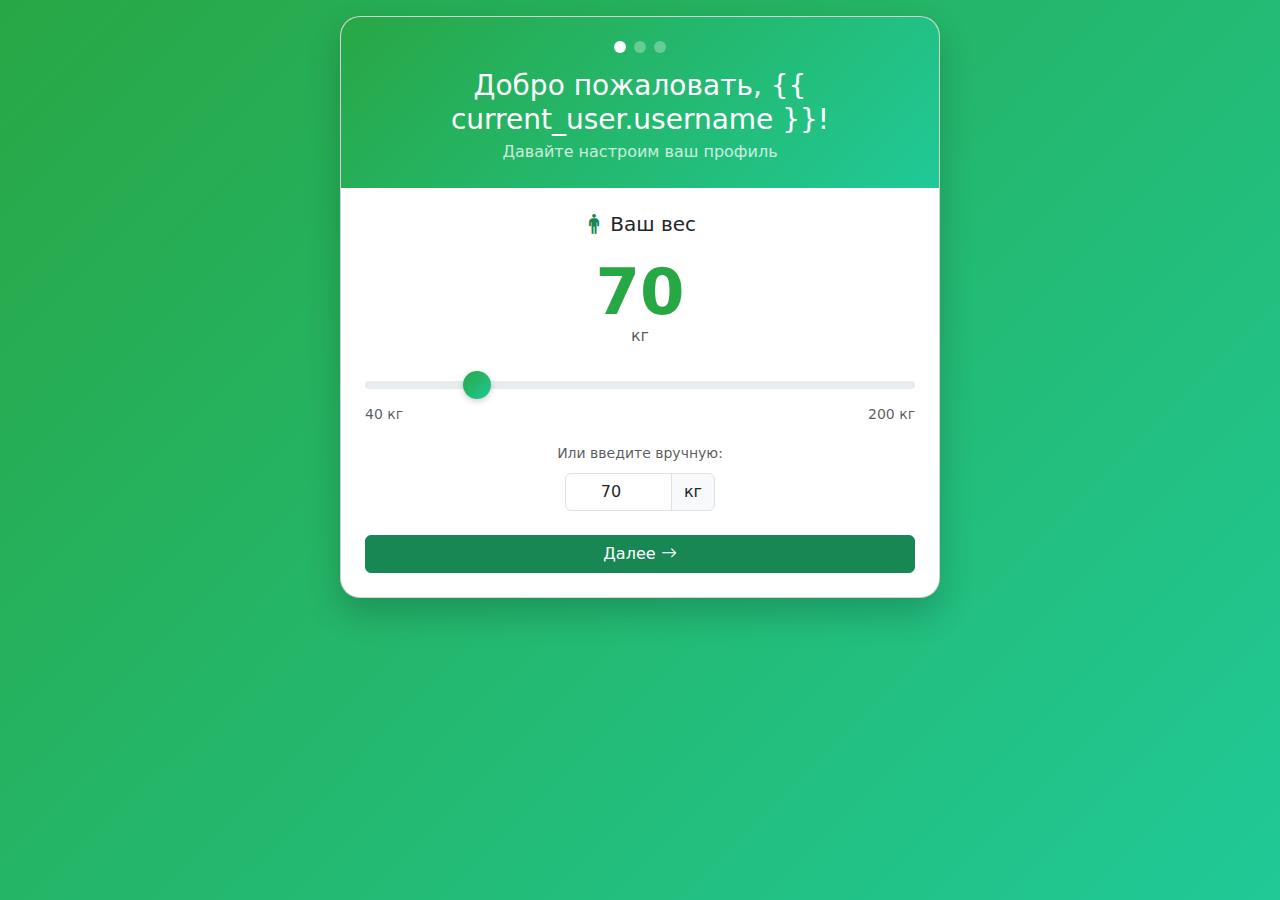
<file: setup.html>
<!-- templates/auth/setup.html -->
<!DOCTYPE html>
<html lang="ru">
<head>
    <meta charset="UTF-8">
    <meta name="viewport" content="width=device-width, initial-scale=1.0, maximum-scale=1.0, user-scalable=no">
    <meta name="theme-color" content="#28a745">
    <title>Настройка - Дневник питания</title>
    <link href="https://cdn.jsdelivr.net/npm/bootstrap@5.3.0/dist/css/bootstrap.min.css" rel="stylesheet">
    <link href="https://cdn.jsdelivr.net/npm/bootstrap-icons@1.10.0/font/bootstrap-icons.css" rel="stylesheet">
    <style>
        body {
            background: linear-gradient(135deg, #28a745 0%, #20c997 100%);
            min-height: 100vh;
            padding: 1rem;
        }
        .setup-card {
            max-width: 600px;
            margin: 0 auto;
            border-radius: 20px;
            box-shadow: 0 15px 35px rgba(0,0,0,0.2);
            overflow: hidden;
        }
        .setup-header {
            background: linear-gradient(135deg, #28a745 0%, #20c997 100%);
            padding: 1.5rem;
            text-align: center;
            color: white;
        }
        .step-indicator {
            display: flex;
            justify-content: center;
            gap: 0.5rem;
            margin-bottom: 1rem;
        }
        .step-dot {
            width: 12px;
            height: 12px;
            border-radius: 50%;
            background: rgba(255,255,255,0.3);
        }
        .step-dot.active {
            background: white;
        }
        .weight-display {
            font-size: 4rem;
            font-weight: bold;
            color: #28a745;
            line-height: 1;
        }
        .weight-slider {
            width: 100%;
            height: 8px;
            -webkit-appearance: none;
            background: #e9ecef;
            border-radius: 4px;
            outline: none;
        }
        .weight-slider::-webkit-slider-thumb {
            -webkit-appearance: none;
            width: 28px;
            height: 28px;
            background: linear-gradient(135deg, #28a745 0%, #20c997 100%);
            border-radius: 50%;
            cursor: pointer;
            box-shadow: 0 2px 6px rgba(0,0,0,0.2);
        }
        .activity-card {
            border: 2px solid #e9ecef;
            border-radius: 12px;
            padding: 1rem;
            cursor: pointer;
            transition: all 0.2s;
            text-align: center;
        }
        .activity-card:hover {
            border-color: #28a745;
        }
        .activity-card.selected {
            border-color: #28a745;
            background: rgba(40, 167, 69, 0.1);
        }
        .activity-card input {
            display: none;
        }
        .macro-input {
            text-align: center;
            font-size: 1.3rem;
            font-weight: bold;
            border: 2px solid #e9ecef;
            border-radius: 10px;
        }
        .macro-input:focus {
            border-color: #28a745;
        }
        .calories-display {
            background: linear-gradient(135deg, #28a745 0%, #20c997 100%);
            color: white;
            border-radius: 15px;
            padding: 1.5rem;
            text-align: center;
        }
        .calories-value {
            font-size: 3rem;
            font-weight: bold;
            line-height: 1;
        }
        .btn-start {
            background: linear-gradient(135deg, #28a745 0%, #20c997 100%);
            border: none;
            padding: 1rem 2rem;
            font-size: 1.1rem;
            border-radius: 50px;
        }
        .recommended-badge {
            background: #ffc107;
            color: #000;
            font-size: 0.7rem;
            padding: 0.2rem 0.5rem;
            border-radius: 10px;
            margin-left: 0.5rem;
        }
    </style>
</head>
<body>
    <div class="card setup-card">
        <div class="setup-header">
            <div class="step-indicator">
                <div class="step-dot active"></div>
                <div class="step-dot" id="step2dot"></div>
                <div class="step-dot" id="step3dot"></div>
            </div>
            <h3 class="mb-1">Добро пожаловать, {{ current_user.username }}!</h3>
            <p class="mb-0 opacity-75">Давайте настроим ваш профиль</p>
        </div>

        <div class="card-body p-4">
            <form method="POST" id="setupForm">
                <!-- Шаг 1: Вес -->
                <div id="step1">
                    <h5 class="text-center mb-4">
                        <i class="bi bi-person-standing text-success"></i> Ваш вес
                    </h5>

                    <div class="text-center mb-4">
                        <div class="weight-display" id="weightDisplay">70</div>
                        <div class="text-muted">кг</div>
                    </div>

                    <input type="range" class="weight-slider" id="weightSlider" name="weight"
                           min="40" max="200" value="70" step="0.5">

                    <div class="d-flex justify-content-between text-muted small mt-2">
                        <span>40 кг</span>
                        <span>200 кг</span>
                    </div>

                    <div class="text-center mt-3">
                        <small class="text-muted">Или введите вручную:</small>
                        <div class="input-group mx-auto mt-2" style="max-width: 150px;">
                            <input type="number" class="form-control text-center" id="weightInput"
                                   value="70" min="40" max="200" step="0.5">
                            <span class="input-group-text">кг</span>
                        </div>
                    </div>

                    <button type="button" class="btn btn-success w-100 mt-4" onclick="goToStep(2)">
                        Далее <i class="bi bi-arrow-right"></i>
                    </button>
                </div>

                <!-- Шаг 2: Активность -->
                <div id="step2" style="display: none;">
                    <h5 class="text-center mb-4">
                        <i class="bi bi-activity text-success"></i> Уровень активности
                    </h5>

                    <div class="row g-3 mb-4">
                        <div class="col-6">
                            <label class="activity-card w-100">
                                <input type="radio" name="activity" value="low">
                                <div class="fs-2 mb-2">🧘</div>
                                <div class="fw-bold">Низкий</div>
                                <small class="text-muted">Сидячая работа</small>
                            </label>
                        </div>
                        <div class="col-6">
                            <label class="activity-card w-100 selected">
                                <input type="radio" name="activity" value="moderate" checked>
                                <div class="fs-2 mb-2">🚶</div>
                                <div class="fw-bold">Средний</div>
                                <small class="text-muted">1-3 тренировки/нед</small>
                            </label>
                        </div>
                        <div class="col-6">
                            <label class="activity-card w-100">
                                <input type="radio" name="activity" value="high">
                                <div class="fs-2 mb-2">🏃</div>
                                <div class="fw-bold">Высокий</div>
                                <small class="text-muted">4-5 тренировок/нед</small>
                            </label>
                        </div>
                        <div class="col-6">
                            <label class="activity-card w-100">
                                <input type="radio" name="activity" value="athlete">
                                <div class="fs-2 mb-2">🏋️</div>
                                <div class="fw-bold">Атлет</div>
                                <small class="text-muted">6+ тренировок/нед</small>
                            </label>
                        </div>
                    </div>

                    <div class="d-flex gap-2">
                        <button type="button" class="btn btn-outline-secondary" onclick="goToStep(1)">
                            <i class="bi bi-arrow-left"></i> Назад
                        </button>
                        <button type="button" class="btn btn-success flex-grow-1" onclick="goToStep(3)">
                            Далее <i class="bi bi-arrow-right"></i>
                        </button>
                    </div>
                </div>

                <!-- Шаг 3: БЖУ -->
                <div id="step3" style="display: none;">
                    <h5 class="text-center mb-3">
                        <i class="bi bi-sliders text-success"></i> Ваша норма БЖУ
                    </h5>

                    <!-- Переключатель -->
                    <div class="btn-group w-100 mb-4" role="group">
                        <input type="radio" class="btn-check" name="use_calculated" id="useCalc" value="true" checked>
                        <label class="btn btn-outline-success" for="useCalc">
                            <i class="bi bi-magic"></i> Рассчитать
                        </label>
                        <input type="radio" class="btn-check" name="use_calculated" id="useManual" value="false">
                        <label class="btn btn-outline-success" for="useManual">
                            <i class="bi bi-pencil"></i> Вручную
                        </label>
                    </div>

                    <!-- Рассчитанные значения -->
                    <div id="calculatedSection">
                        <div class="alert alert-success">
                            <i class="bi bi-lightbulb"></i>
                            Рекомендуемые значения на основе вашего веса (<span id="summaryWeight">70</span> кг)
                            и уровня активности:
                        </div>

                        <div class="row g-3 mb-3">
                            <div class="col-4 text-center">
                                <div class="text-danger fs-3 fw-bold" id="recProtein">105</div>
                                <small class="text-muted">Белки (г)</small>
                                <div class="text-muted small" id="proteinPerKg">1.5 г/кг</div>
                            </div>
                            <div class="col-4 text-center">
                                <div class="text-warning fs-3 fw-bold" id="recFat">70</div>
                                <small class="text-muted">Жиры (г)</small>
                                <div class="text-muted small" id="fatPerKg">1.0 г/кг</div>
                            </div>
                            <div class="col-4 text-center">
                                <div class="text-primary fs-3 fw-bold" id="recCarbs">280</div>
                                <small class="text-muted">Углеводы (г)</small>
                                <div class="text-muted small" id="carbsPerKg">4.0 г/кг</div>
                            </div>
                        </div>
                    </div>

                    <!-- Ручной ввод -->
                    <div id="manualSection" style="display: none;">
                        <div class="row g-3 mb-3">
                            <div class="col-4">
                                <label class="form-label text-center w-100">
                                    <span class="text-danger">●</span> Белки
                                </label>
                                <input type="number" name="protein" id="manualProtein"
                                       class="form-control macro-input text-danger" value="105">
                            </div>
                            <div class="col-4">
                                <label class="form-label text-center w-100">
                                    <span class="text-warning">●</span> Жиры
                                </label>
                                <input type="number" name="fat" id="manualFat"
                                       class="form-control macro-input text-warning" value="70">
                            </div>
                            <div class="col-4">
                                <label class="form-label text-center w-100">
                                    <span class="text-primary">●</span> Углеводы
                                </label>
                                <input type="number" name="carbs" id="manualCarbs"
                                       class="form-control macro-input text-primary" value="280">
                            </div>
                        </div>
                    </div>

                    <!-- Формула -->
                    <div class="text-center text-muted small mb-3">
                        <i class="bi bi-calculator"></i>
                        Калории = (Б × 4) + (Ж × 9) + (У × 4)
                    </div>

                    <!-- Итоговые калории -->
                    <div class="calories-display mb-4">
                        <div class="small opacity-75">Ваша дневная норма:</div>
                        <div class="calories-value" id="totalCalories">2150</div>
                        <div class="small opacity-75">ккал / день</div>
                    </div>

                    <div class="d-flex gap-2">
                        <button type="button" class="btn btn-outline-secondary" onclick="goToStep(2)">
                            <i class="bi bi-arrow-left"></i> Назад
                        </button>
                        <button type="submit" class="btn btn-start btn-success flex-grow-1 text-white">
                            <i class="bi bi-check-lg me-2"></i>Начать!
                        </button>
                    </div>
                </div>
            </form>
        </div>
    </div>

    <script>
        // Коэффициенты для расчёта
        const activityMultipliers = {
            'low': { protein: 1.2, fat: 0.8, carbs: 3 },
            'moderate': { protein: 1.5, fat: 1.0, carbs: 4 },
            'high': { protein: 1.8, fat: 1.0, carbs: 5 },
            'athlete': { protein: 2.2, fat: 1.2, carbs: 6 }
        };

        let currentWeight = 70;
        let currentActivity = 'moderate';

        // Синхронизация слайдера и инпута веса
        const weightSlider = document.getElementById('weightSlider');
        const weightInput = document.getElementById('weightInput');
        const weightDisplay = document.getElementById('weightDisplay');

        function updateWeight(value) {
            currentWeight = parseFloat(value);
            weightSlider.value = value;
            weightInput.value = value;
            weightDisplay.textContent = value;
            updateRecommendations();
        }

        weightSlider.addEventListener('input', (e) => updateWeight(e.target.value));
        weightInput.addEventListener('input', (e) => updateWeight(e.target.value));

        // Выбор активности
        document.querySelectorAll('.activity-card').forEach(card => {
            card.addEventListener('click', function() {
                document.querySelectorAll('.activity-card').forEach(c => c.classList.remove('selected'));
                this.classList.add('selected');
                currentActivity = this.querySelector('input').value;
                updateRecommendations();
            });
        });

        // Переключение ручной/авто
        document.getElementById('useCalc').addEventListener('change', function() {
            document.getElementById('calculatedSection').style.display = 'block';
            document.getElementById('manualSection').style.display = 'none';
            updateCalories();
        });

        document.getElementById('useManual').addEventListener('change', function() {
            document.getElementById('calculatedSection').style.display = 'none';
            document.getElementById('manualSection').style.display = 'block';
            // Копируем рассчитанные значения в ручной ввод
            document.getElementById('manualProtein').value = document.getElementById('recProtein').textContent;
            document.getElementById('manualFat').value = document.getElementById('recFat').textContent;
            document.getElementById('manualCarbs').value = document.getElementById('recCarbs').textContent;
            updateCalories();
        });

        // Ручной ввод БЖУ
        ['manualProtein', 'manualFat', 'manualCarbs'].forEach(id => {
            document.getElementById(id).addEventListener('input', updateCalories);
        });

        // Обновление рекомендаций
        function updateRecommendations() {
            const mult = activityMultipliers[currentActivity];

            const protein = Math.round(currentWeight * mult.protein);
            const fat = Math.round(currentWeight * mult.fat);
            const carbs = Math.round(currentWeight * mult.carbs);

            document.getElementById('recProtein').textContent = protein;
            document.getElementById('recFat').textContent = fat;
            document.getElementById('recCarbs').textContent = carbs;

            document.getElementById('proteinPerKg').textContent = mult.protein + ' г/кг';
            document.getElementById('fatPerKg').textContent = mult.fat + ' г/кг';
            document.getElementById('carbsPerKg').textContent = mult.carbs + ' г/кг';

            document.getElementById('summaryWeight').textContent = currentWeight;

            updateCalories();
        }

        // Расчёт калорий
        function updateCalories() {
            let protein, fat, carbs;

            if (document.getElementById('useCalc').checked) {
                protein = parseInt(document.getElementById('recProtein').textContent);
                fat = parseInt(document.getElementById('recFat').textContent);
                carbs = parseInt(document.getElementById('recCarbs').textContent);
            } else {
                protein = parseInt(document.getElementById('manualProtein').value) || 0;
                fat = parseInt(document.getElementById('manualFat').value) || 0;
                carbs = parseInt(document.getElementById('manualCarbs').value) || 0;
            }

            const calories = (protein * 4) + (fat * 9) + (carbs * 4);
            document.getElementById('totalCalories').textContent = Math.round(calories);
        }

        // Навигация по шагам
        function goToStep(step) {
            document.getElementById('step1').style.display = step === 1 ? 'block' : 'none';
            document.getElementById('step2').style.display = step === 2 ? 'block' : 'none';
            document.getElementById('step3').style.display = step === 3 ? 'block' : 'none';

            document.getElementById('step2dot').classList.toggle('active', step >= 2);
            document.getElementById('step3dot').classList.toggle('active', step >= 3);

            if (step === 3) {
                updateRecommendations();
            }
        }

        // Обработка отправки формы
        document.getElementById('setupForm').addEventListener('submit', function(e) {
            // Если используем расчётные значения, добавляем их в форму
            if (document.getElementById('useCalc').checked) {
                const protein = document.getElementById('recProtein').textContent;
                const fat = document.getElementById('recFat').textContent;
                const carbs = document.getElementById('recCarbs').textContent;

                // Создаём скрытые поля
                this.insertAdjacentHTML('beforeend', `
                    <input type="hidden" name="protein" value="${protein}">
                    <input type="hidden" name="fat" value="${fat}">
                    <input type="hidden" name="carbs" value="${carbs}">
                `);
            }
        });

        // Инициализация
        updateRecommendations();
    </script>
</body>
</html>
</file>
